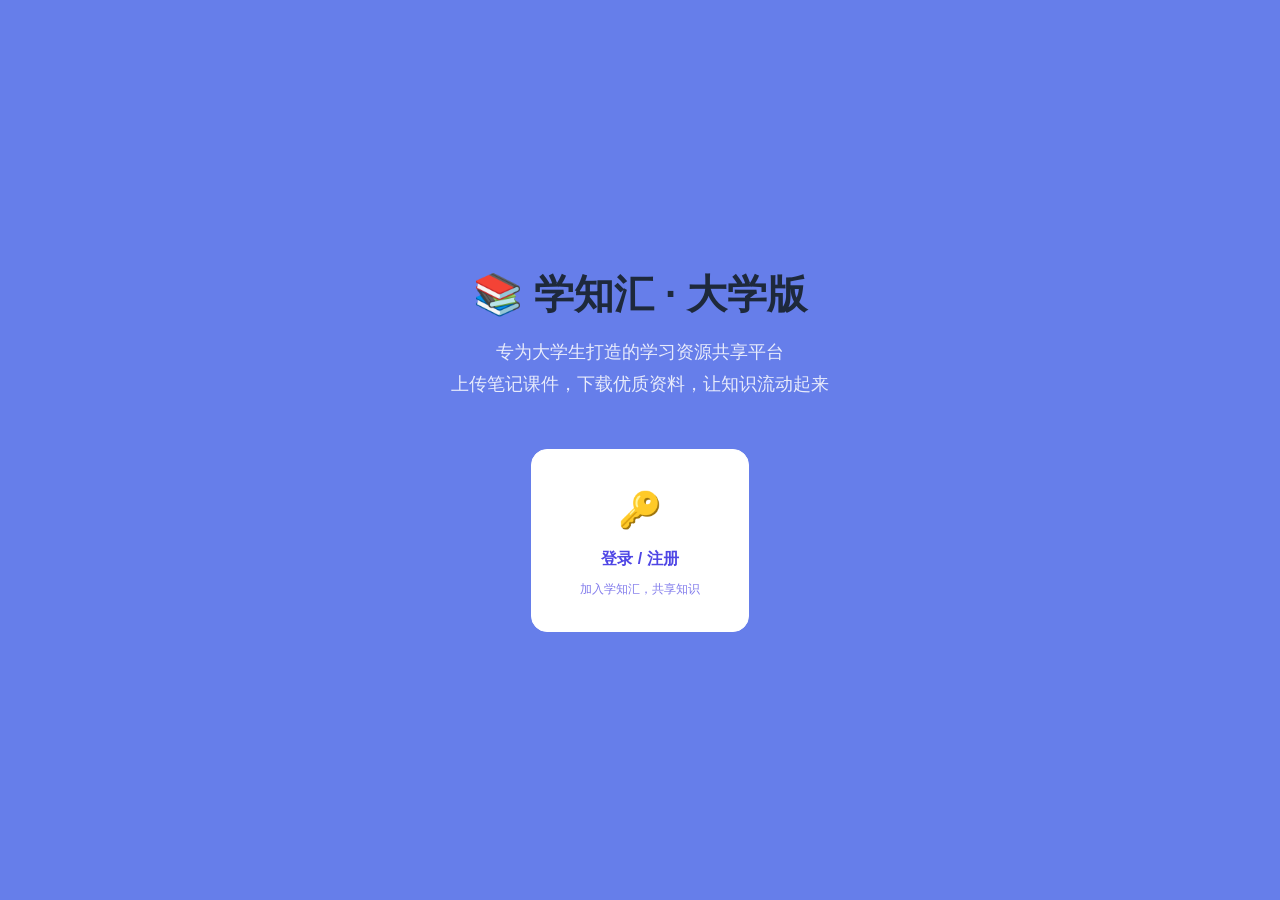
<file: xuezhihui-frontend/index.html>
<!DOCTYPE html>
<html lang="zh-CN">
<head>
    <meta charset="UTF-8">
    <meta name="viewport" content="width=device-width, initial-scale=1.0">
    <title>学知汇 · 大学版 — 学习资源共享平台</title>
    <link rel="stylesheet" href="css/main.css">
    <style>
        .hero {
            min-height: 100vh;
            display: flex;
            flex-direction: column;
            align-items: center;
            justify-content: center;
            text-align: center;
            padding: var(--spacing-xl) var(--spacing-md);
            background-color: #667eea;
            color: var(--color-white);
        }
        .hero-title {
            font-size: 2.5rem;
            font-weight: 800;
            margin-bottom: var(--spacing-md);
        }
        .hero-slogan {
            font-size: var(--font-size-lg);
            opacity: 0.85;
            max-width: 480px;
            margin: 0 auto var(--spacing-2xl) auto;
            line-height: 1.8;
        }
        .hero-actions {
            display: flex;
            gap: var(--spacing-lg);
            flex-wrap: wrap;
            justify-content: center;
        }
        .hero-card {
            display: flex;
            flex-direction: column;
            align-items: center;
            gap: var(--spacing-sm);
            min-width: 200px;
            padding: var(--spacing-xl) var(--spacing-2xl);
            background: rgba(255, 255, 255, 0.15);
            border: 1px solid rgba(255, 255, 255, 0.25);
            border-radius: var(--radius-xl);
            color: var(--color-white);
            text-decoration: none;
            font-weight: 600;
            cursor: pointer;
        }
        .hero-card:hover {
            background: rgba(255, 255, 255, 0.25);
            text-decoration: none;
            color: var(--color-white);
        }
        .hero-card-primary {
            background: var(--color-white);
            color: var(--color-primary);
            border-color: var(--color-white);
        }
        .hero-card-primary:hover {
            background: #f0f0ff;
            color: var(--color-primary-hover);
        }
    </style>
</head>
<body>
    <main class="hero">
        <h1 class="hero-title">📚 学知汇 · 大学版</h1>
        <p class="hero-slogan">
            专为大学生打造的学习资源共享平台<br>
            上传笔记课件，下载优质资料，让知识流动起来
        </p>
        <div class="hero-actions">
            <a href="pages/login.html" class="hero-card hero-card-primary">
                <span style="font-size: 2.2rem;">🔑</span>
                <span>登录 / 注册</span>
                <span style="font-size: var(--font-size-xs); opacity: 0.7; font-weight: 400;">加入学知汇，共享知识</span>
            </a>
        </div>
    </main>
</body>
</html>
</file>
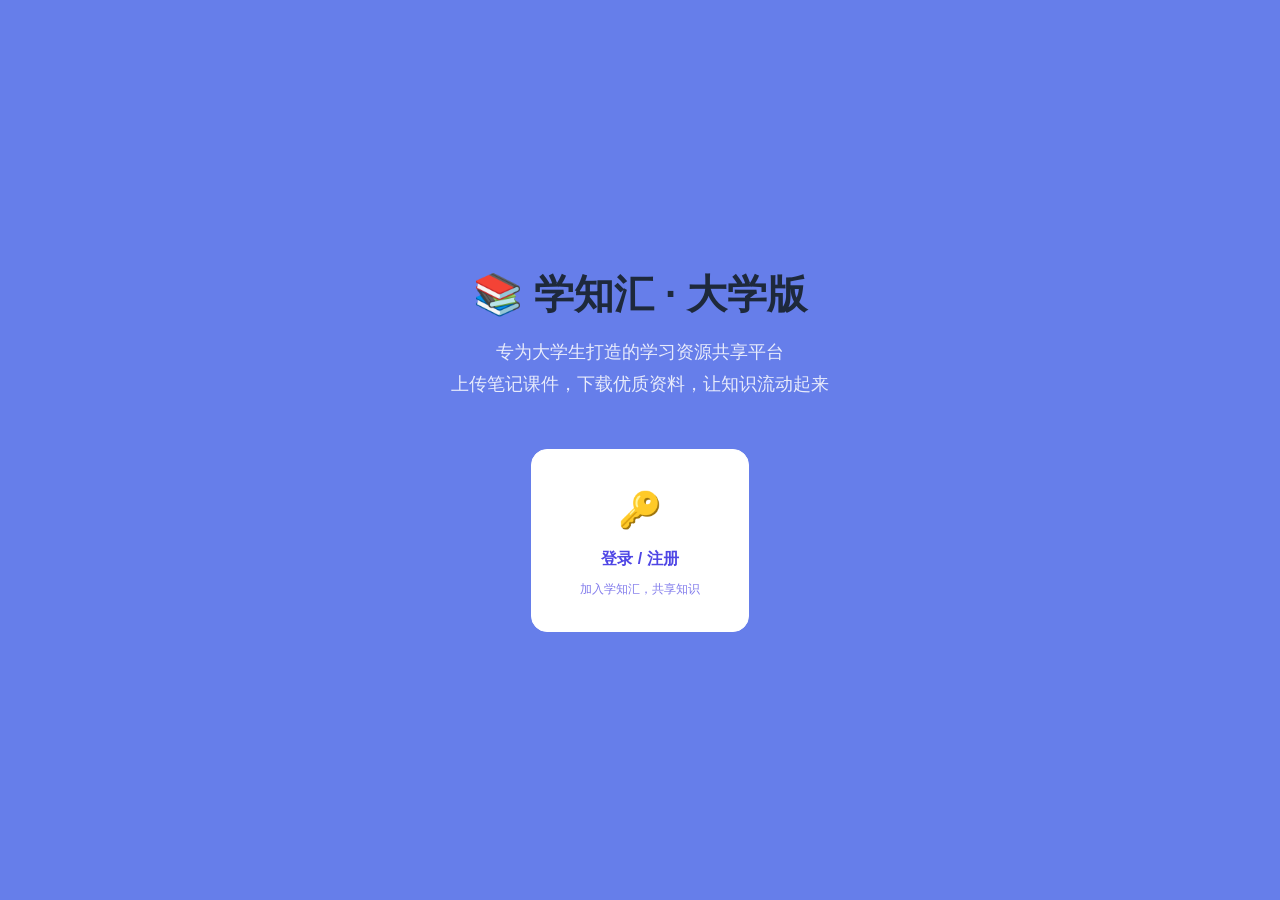
<file: xuezhihui-frontend/pages/home.html>
<!DOCTYPE html>
<html lang="zh-CN">
<head>
    <meta charset="UTF-8">
    <meta name="viewport" content="width=device-width, initial-scale=1.0">
    <title>学知汇 - 首页</title>
    <link rel="stylesheet" href="../css/main.css">
</head>
<body>

    <div class="page-wrapper">
        <!-- 顶部导航栏 -->
        <header class="navbar">
            <div class="container">
                <a href="home.html" class="navbar-brand">📚 学知汇</a>
                <div class="navbar-user">
                    <span class="user-greeting">
                        👋 欢迎，<strong id="header-username">同学</strong>
                    </span>
                    <button type="button" class="btn btn-sm btn-outline" id="btn-logout">退出</button>
                </div>
            </div>
        </header>

        <!-- 主体内容 -->
        <main class="page-main">
            <div class="container">
                <section class="card mb-xl">
                    <div class="card-body text-center" style="padding: var(--spacing-2xl) var(--spacing-lg);">
                        <h1 style="font-size: var(--font-size-3xl); margin-bottom: var(--spacing-sm);">
                            🎓 欢迎来到学知汇
                        </h1>
                        <p class="text-secondary" style="max-width: 560px; margin: 0 auto; line-height: 1.8;">
                            学知汇是专为大学生打造的学习资源共享平台。
                            在这里，你可以上传课件、笔记、复习资料，也可以下载同学们分享的优质资源，
                            让知识在交流中不断积累与传承。
                        </p>
                    </div>
                </section>

                <section class="home-cards">
                    <div class="card resource-card" id="card-resources" style="cursor: pointer;">
                        <div class="card-body text-center" style="padding: var(--spacing-2xl) var(--spacing-lg);">
                            <div style="font-size: 2.5rem; margin-bottom: var(--spacing-md);">📖</div>
                            <h3 style="margin-bottom: var(--spacing-sm);">资源广场</h3>
                            <p class="text-sm text-muted">浏览同学们上传的课件、笔记、复习资料，一键下载学习。</p>
                        </div>
                    </div>

                    <div class="card resource-card" id="card-upload" style="cursor: pointer;">
                        <div class="card-body text-center" style="padding: var(--spacing-2xl) var(--spacing-lg);">
                            <div style="font-size: 2.5rem; margin-bottom: var(--spacing-md);">📤</div>
                            <h3 style="margin-bottom: var(--spacing-sm);">上传资源</h3>
                            <p class="text-sm text-muted">分享你的学习资料，帮助更多同学。</p>
                        </div>
                    </div>
                </section>
            </div>
        </main>
    </div>

    <script src="../js/utils.js"></script>
    <script src="../js/api.js"></script>
    <script>
    // 未登录自动跳回着陆页
    if (!getUserId() || getUserId() === 0) {
        window.location.href = '../index.html';
    }

    document.getElementById('header-username').textContent = getUsername();

    document.getElementById('card-resources').addEventListener('click', function () {
        window.location.href = 'resource-square.html';
    });
    document.getElementById('card-upload').addEventListener('click', function () {
        window.location.href = 'upload-resource.html';
    });
    document.getElementById('btn-logout').addEventListener('click', function () {
        localStorage.removeItem('userInfo');
        window.location.href = '../index.html';
    });
    </script>

</body>
</html>
</file>
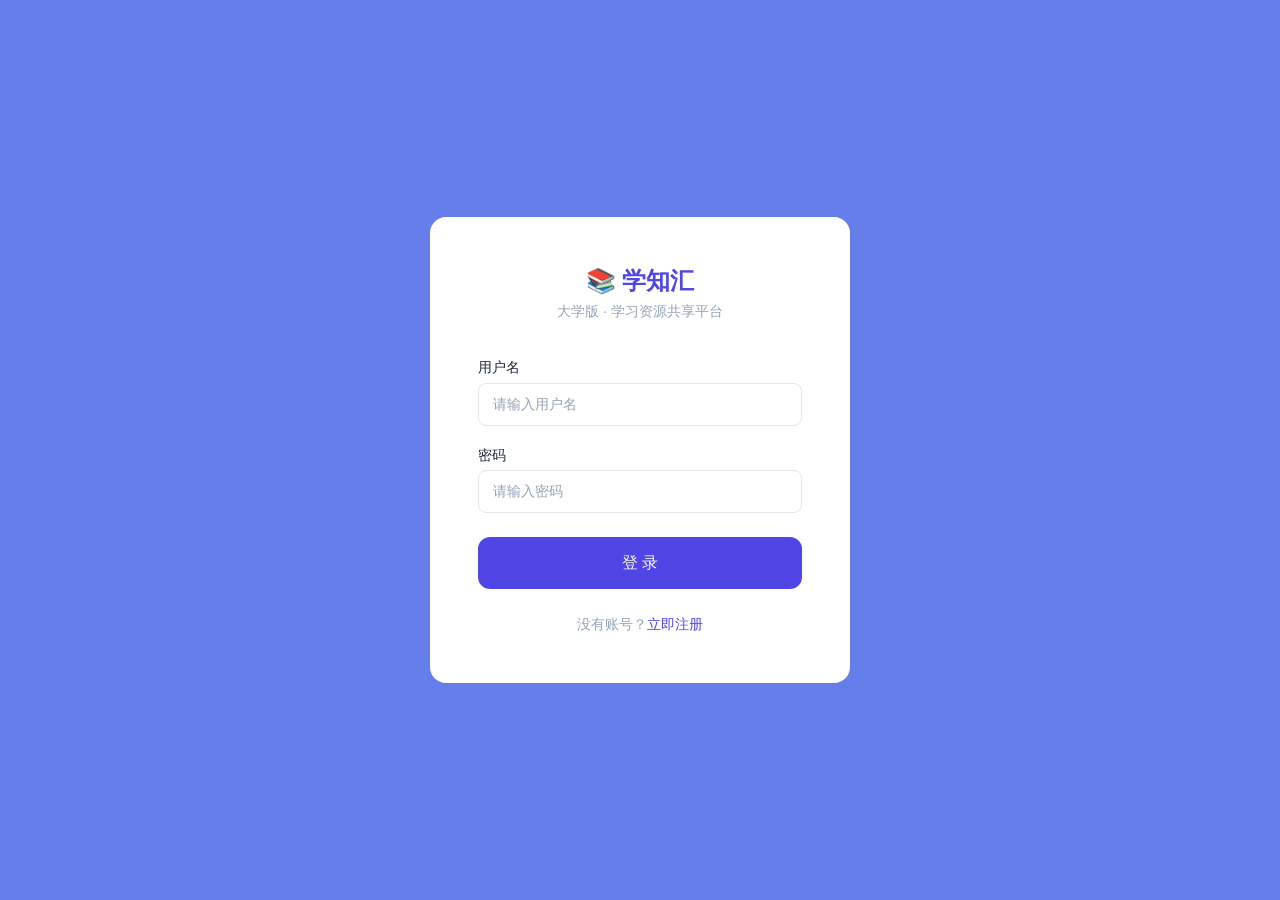
<file: xuezhihui-frontend/pages/login.html>
<!DOCTYPE html>
<html lang="zh-CN">
<head>
    <meta charset="UTF-8">
    <meta name="viewport" content="width=device-width, initial-scale=1.0">
    <title>登录 - 学知汇</title>
    <link rel="stylesheet" href="../css/main.css">
</head>
<body class="auth-page">

    <div class="auth-card">
        <div class="auth-logo">
            <h1>📚 学知汇</h1>
            <p>大学版 · 学习资源共享平台</p>
        </div>

        <form id="login-form">
            <div class="form-group">
                <label for="login-username">用户名</label>
                <input type="text" id="login-username" placeholder="请输入用户名" autocomplete="username" maxlength="16">
            </div>
            <div class="form-group">
                <label for="login-password">密码</label>
                <input type="password" id="login-password" placeholder="请输入密码" autocomplete="current-password" maxlength="16">
            </div>
            <button type="submit" class="btn btn-lg btn-block mt-lg" id="login-submit">登 录</button>
        </form>

        <p style="text-align:center; margin-top: var(--spacing-lg); font-size: var(--font-size-sm); color: var(--color-text-muted);">
            没有账号？<a href="register.html">立即注册</a>
        </p>
    </div>

    <script src="../js/utils.js"></script>
    <script src="../js/api.js"></script>
    <script>
    var form = document.getElementById('login-form');

    form.addEventListener('submit', async function (e) {
        e.preventDefault();
        var username = document.getElementById('login-username').value.trim();
        var password = document.getElementById('login-password').value;

        if (!username) { showToast('请输入用户名', 'error'); return; }
        if (!password) { showToast('请输入密码', 'error'); return; }

        var btn = document.getElementById('login-submit');
        btn.disabled = true;
        btn.textContent = '登录中...';

        try {
            await login(username, password);
            showToast('登录成功！', 'success');
            setTimeout(function () { window.location.href = 'home.html'; }, 800);
        } catch (err) {
            showToast(err.message || '登录失败', 'error');
        } finally {
            btn.disabled = false;
            btn.textContent = '登 录';
        }
    });

    bindEnterSubmit('login-form');
    </script>

</body>
</html>
</file>
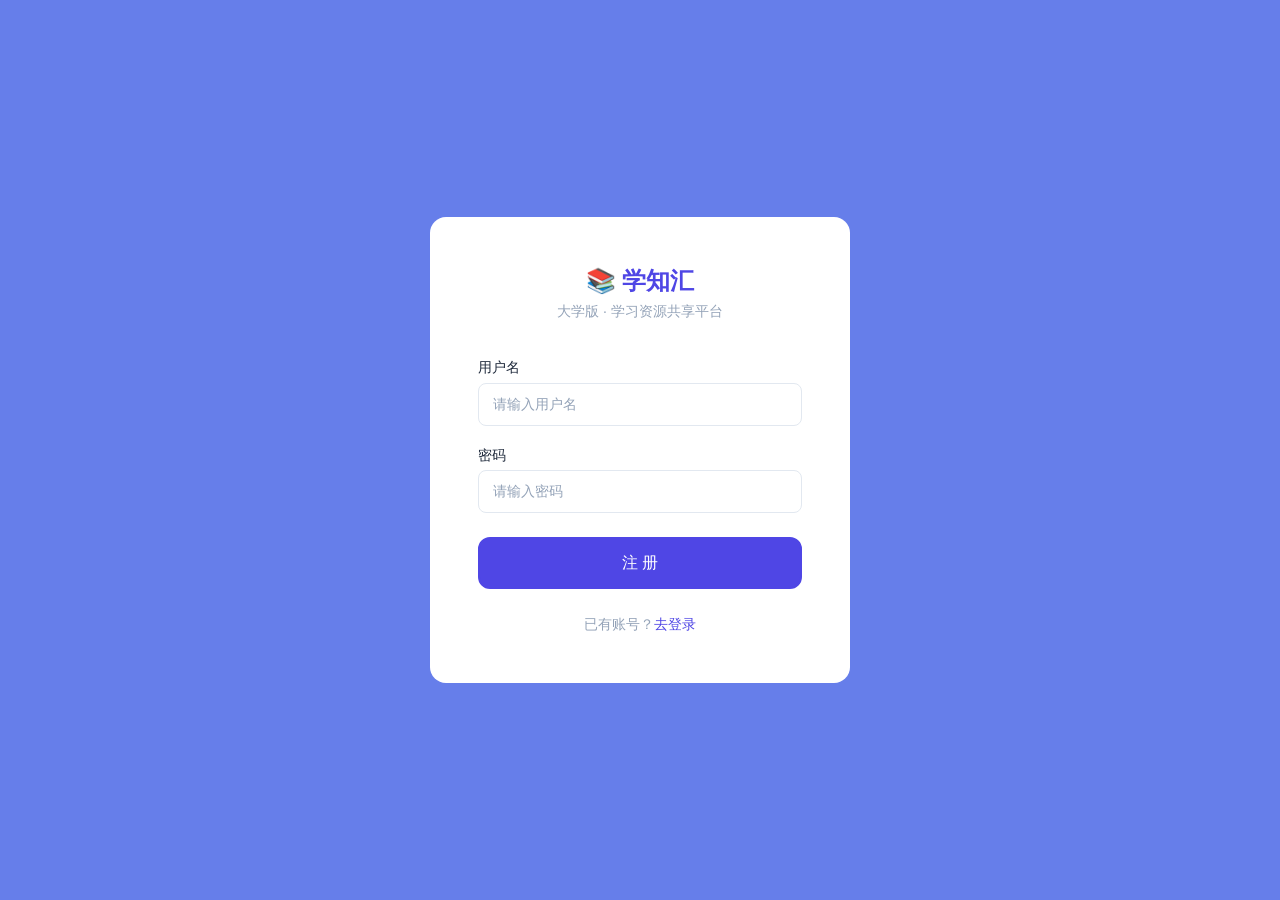
<file: xuezhihui-frontend/pages/register.html>
<!DOCTYPE html>
<html lang="zh-CN">
<head>
    <meta charset="UTF-8">
    <meta name="viewport" content="width=device-width, initial-scale=1.0">
    <title>注册 - 学知汇</title>
    <link rel="stylesheet" href="../css/main.css">
</head>
<body class="auth-page">

    <div class="auth-card">
        <div class="auth-logo">
            <h1>📚 学知汇</h1>
            <p>大学版 · 学习资源共享平台</p>
        </div>

        <form id="register-form">
            <div class="form-group">
                <label for="reg-username">用户名</label>
                <input type="text" id="reg-username" placeholder="请输入用户名" maxlength="16">
            </div>
            <div class="form-group">
                <label for="reg-password">密码</label>
                <input type="password" id="reg-password" placeholder="请输入密码" maxlength="16" autocomplete="new-password">
            </div>
            <button type="submit" class="btn btn-lg btn-block mt-lg" id="reg-submit">注 册</button>
        </form>

        <p style="text-align:center; margin-top: var(--spacing-lg); font-size: var(--font-size-sm); color: var(--color-text-muted);">
            已有账号？<a href="login.html">去登录</a>
        </p>
    </div>

    <script src="../js/utils.js"></script>
    <script src="../js/api.js"></script>
    <script>
    var form = document.getElementById('register-form');

    form.addEventListener('submit', async function (e) {
        e.preventDefault();
        var username = document.getElementById('reg-username').value.trim();
        var password = document.getElementById('reg-password').value;

        if (!username) { showToast('请输入用户名', 'error'); return; }
        if (!password) { showToast('请输入密码', 'error'); return; }
        if (username.length < 2) { showToast('用户名至少2位', 'error'); return; }
        if (password.length < 3) { showToast('密码至少3位', 'error'); return; }

        var btn = document.getElementById('reg-submit');
        btn.disabled = true;
        btn.textContent = '注册中...';

        try {
            await register(username, password);
            showToast('注册成功！请登录', 'success');
            setTimeout(function () { window.location.href = 'login.html'; }, 1000);
        } catch (err) {
            showToast(err.message || '注册失败', 'error');
        } finally {
            btn.disabled = false;
            btn.textContent = '注 册';
        }
    });

    bindEnterSubmit('register-form');
    </script>

</body>
</html>
</file>
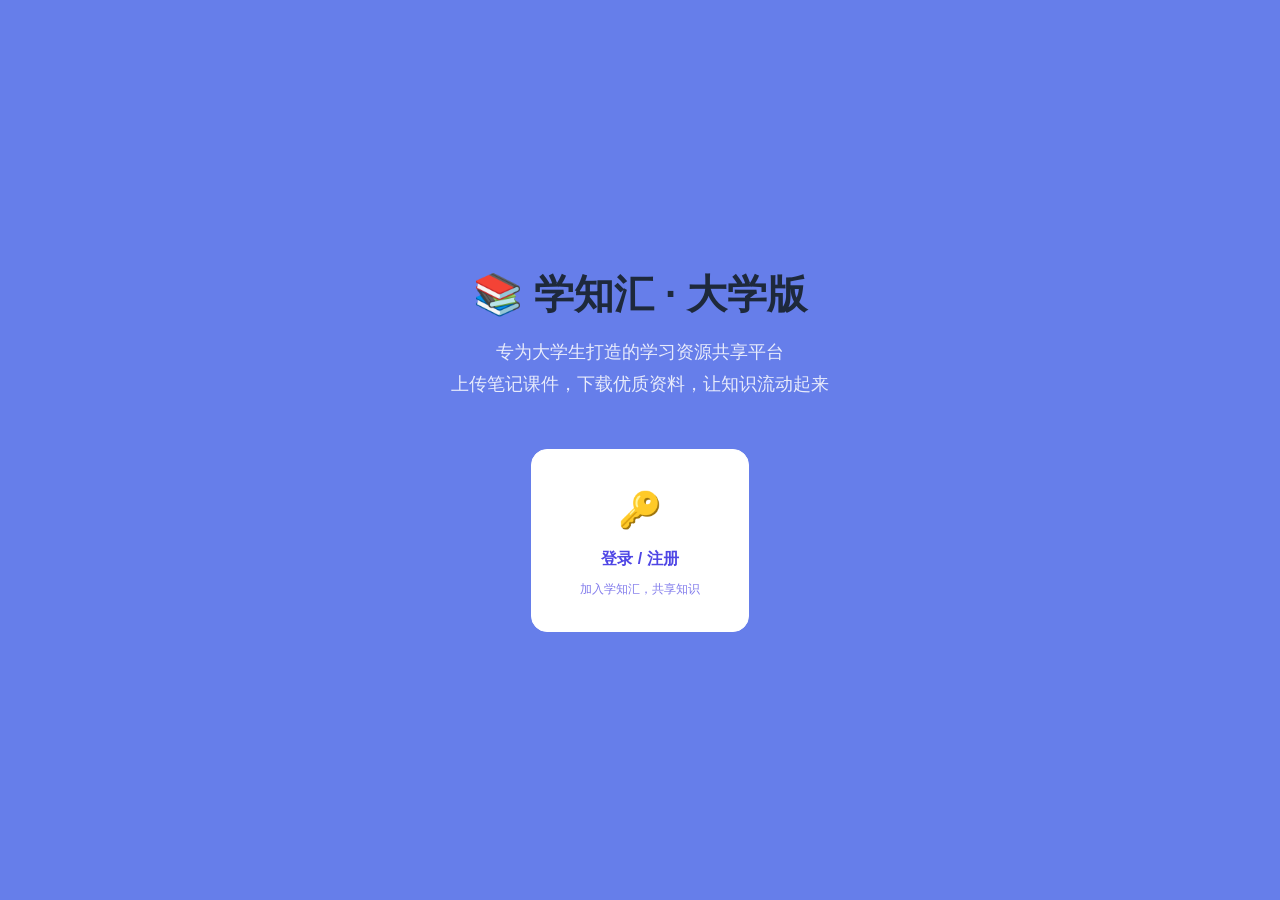
<file: xuezhihui-frontend/pages/resource-square.html>
<!DOCTYPE html>
<html lang="zh-CN">
<head>
    <meta charset="UTF-8">
    <meta name="viewport" content="width=device-width, initial-scale=1.0">
    <title>资源广场 - 学知汇</title>
    <link rel="stylesheet" href="../css/main.css">
</head>
<body>

    <div class="page-wrapper">
        <!-- 顶部导航栏 -->
        <header class="navbar">
            <div class="container">
                <a href="home.html" class="btn btn-sm btn-outline">← 返回首页</a>
                <span style="position: absolute; left: 50%; transform: translateX(-50%); font-size: var(--font-size-lg); font-weight: 600; color: var(--color-text); white-space: nowrap;">
                    📖 资源广场
                </span>
            </div>
        </header>

        <!-- 主体内容 -->
        <main class="page-main">
            <div class="container">
                <div class="page-header">
                    <h2 class="page-title">📖 资源广场</h2>
                    <p class="page-subtitle">浏览同学们上传的课件、笔记、复习资料，一键下载学习。</p>
                </div>

                <section class="resource-grid" id="resource-grid">
                    <div class="card" id="loading-card" style="grid-column: 1 / -1;">
                        <div class="card-body text-center" style="padding: var(--spacing-2xl);">
                            <div class="spinner spinner-lg" style="margin: 0 auto var(--spacing-md);"></div>
                            <p class="text-secondary">正在加载资源列表...</p>
                        </div>
                    </div>
                </section>

                <!-- 资源详情 & 评论区 -->
                <section class="card hidden" id="detail-section" style="margin-top: var(--spacing-xl);">
                    <div class="card-body">
                        <div class="flex justify-between items-center" style="margin-bottom: var(--spacing-lg);">
                            <h3 id="detail-title" style="margin: 0;">📄 资源详情</h3>
                            <button type="button" class="btn btn-sm btn-outline" id="btn-close">✕ 关闭</button>
                        </div>
                        <div class="flex items-center gap-lg" style="margin-bottom: var(--spacing-lg); padding-bottom: var(--spacing-lg); border-bottom: 1px solid var(--color-border);">
                            <div style="flex: 1;">
                                <h4 id="detail-resource-title" style="margin-bottom: var(--spacing-xs);">--</h4>
                                <p class="text-sm text-muted" id="detail-file-name">--</p>
                            </div>
                            <button type="button" class="btn" id="btn-download">⬇ 下载文件</button>
                        </div>
                        <div style="margin-bottom: var(--spacing-lg);">
                            <h4 style="margin-bottom: var(--spacing-sm);">💬 发表评论</h4>
                            <div class="flex gap-sm">
                                <input type="text" id="comment-input" placeholder="写下你的评论..." maxlength="500" style="flex: 1;">
                                <button type="button" class="btn" id="btn-post">发送</button>
                            </div>
                        </div>
                        <div>
                            <h4 style="margin-bottom: var(--spacing-sm);">📝 评论列表</h4>
                            <div class="comment-list" id="comment-list"></div>
                            <div class="empty-state hidden" id="comment-empty">
                                <div class="empty-icon">💬</div>
                                <p class="empty-title">暂无评论</p>
                                <p class="empty-desc">快来发表第一条评论吧！</p>
                            </div>
                        </div>
                    </div>
                </section>

                <div class="empty-state hidden" id="resource-empty">
                    <div class="empty-icon">📭</div>
                    <p class="empty-title">暂无资源</p>
                    <p class="empty-desc">还没有同学上传资源，快去「上传资源」页面分享你的学习资料吧！</p>
                </div>
            </div>
        </main>
    </div>

    <script src="../js/utils.js"></script>
    <script src="../js/api.js"></script>
    <script>
    (function () {
      'use strict';
      // 未登录自动跳回着陆页
      if (!getUserId() || getUserId() === 0) {
        window.location.href = '../index.html';
      }
      var curId = null;
      var uid = getUserId();

      // DOM 引用缓存
      var E = {
        grid:           $('resource-grid'),
        loading:        $('loading-card'),
        emptyState:     $('resource-empty'),
        detailSection:  $('detail-section'),
        detailResTitle: $('detail-resource-title'),
        detailFileName: $('detail-file-name'),
        btnDownload:    $('btn-download'),
        btnClose:       $('btn-close'),
        commentInput:   $('comment-input'),
        btnPost:        $('btn-post'),
        commentList:    $('comment-list'),
        commentEmpty:   $('comment-empty')
      };

      // 渲染资源卡片
      function renderCard(item, i) {
        var isOwner = uid && item.userId === uid;
        var card = document.createElement('div');
        card.className = 'card resource-card';
        card.style.cursor = 'pointer';
        card.innerHTML =
          '<div class="card-body">' +
            '<h3 class="resource-title" style="margin-bottom: var(--spacing-sm);">' + (item.title || '未命名资源') + '</h3>' +
            '<p class="resource-filename" style="margin-bottom: var(--spacing-sm);">📎 ' + (item.fileName || '未知文件') + '</p>' +
            '<p style="font-size: var(--font-size-xs); color: var(--color-text-muted); margin-bottom: var(--spacing-sm);">👤 上传者：' + (item.username || '未知') + '</p>' +
            '<div class="resource-actions">' +
              '<button type="button" class="btn btn-sm btn-outline btn-dl">⬇ 下载</button>' +
              '<button type="button" class="btn btn-sm btn-outline btn-detail">💬 评论</button>' +
              (isOwner ? '<button type="button" class="btn btn-sm btn-outline btn-del" style="color:var(--color-error);border-color:var(--color-error);">🗑 删除</button>' : '') +
            '</div>' +
          '</div>';

        card.querySelector('.btn-dl').addEventListener('click', function (e) {
          e.stopPropagation();
          downloadResourceToLocal(item.id)
            .then(function () { showToast('下载成功！', 'success'); })
            .catch(function () { showToast('下载失败', 'error'); });
        });

        card.querySelector('.btn-detail').addEventListener('click', function (e) {
          e.stopPropagation();
          openDetail(item.id, item.title || '未命名资源', item.fileName || '未知文件');
        });

        card.addEventListener('click', function (e) {
          if (e.target.tagName === 'BUTTON') return;
          openDetail(item.id, item.title || '未命名资源', item.fileName || '未知文件');
        });

        if (isOwner) {
          card.querySelector('.btn-del').addEventListener('click', function (e) {
            e.stopPropagation();
            if (!confirm('确定要删除这个资源吗？')) return;
            deleteResource(item.id)
              .then(function () { showToast('删除成功！', 'success'); reload(); })
              .catch(function (err) { showToast(err.message || '删除失败', 'error'); });
          });
        }
        return card;
      }

      // 渲染评论
      function renderComment(item) {
        var isOwner = uid && item.userId === uid;
        var el = document.createElement('div');
        el.className = 'comment-item';
        el.innerHTML =
          '<div class="comment-header">' +
            '<span class="comment-user">👤 ' + (item.username || '同学') + '</span>' +
            (isOwner ? '<button type="button" class="toast-close btn-dc" style="position:static;color:var(--color-error);opacity:1;font-size:var(--font-size-xs);">✕</button>' : '') +
          '</div>' +
          '<div class="comment-content">' + (item.content || '') + '</div>';
        if (isOwner) {
          el.querySelector('.btn-dc').addEventListener('click', function () {
            if (!confirm('确定要删除这条评论吗？')) return;
            deleteComment(item.resourceId, item.id)
              .then(function () { showToast('删除成功！', 'success'); loadComments(curId); })
              .catch(function (err) { showToast(err.message || '删除失败', 'error'); });
          });
        }
        return el;
      }

      // 加载资源列表
      function loadResources() {
        getResources().then(function (res) {
          var resources = res.data || [];
          E.loading.remove();
          if (resources.length === 0) { E.emptyState.classList.remove('hidden'); return; }
          resources.forEach(function (item, i) { E.grid.appendChild(renderCard(item, i)); });
        }).catch(function () {
          E.loading.remove();
          E.emptyState.classList.remove('hidden');
        });
      }

      function reload() {
        E.grid.innerHTML = '';
        loadResources();
      }

      // 打开资源详情
      function openDetail(id, title, fileName) {
        curId = id;
        E.detailSection.classList.remove('hidden');
        E.detailSection.scrollIntoView({ behavior: 'smooth', block: 'start' });
        E.detailResTitle.textContent = title;
        E.detailFileName.textContent = '📎 ' + fileName;
        E.btnDownload.onclick = function () {
          downloadResourceToLocal(id)
            .then(function () { showToast('下载成功！', 'success'); })
            .catch(function () { showToast('下载失败', 'error'); });
        };
        E.commentInput.value = '';
        loadComments(id);
      }

      function closeDetail() {
        E.detailSection.classList.add('hidden');
        curId = null;
      }

      // 加载评论
      function loadComments(resourceId) {
        E.commentList.innerHTML = '';
        getComments(resourceId).then(function (res) {
          var comments = res.data || [];
          if (comments.length === 0) { E.commentEmpty.classList.remove('hidden'); return; }
          E.commentEmpty.classList.add('hidden');
          comments.forEach(function (item) { E.commentList.appendChild(renderComment(item)); });
        }).catch(function () {
          E.commentEmpty.classList.remove('hidden');
        });
      }

      // 发表评论
      function doPostComment() {
        var content = E.commentInput.value.trim();
        if (!content) { showToast('请输入评论内容', 'error'); return; }
        var btn = E.btnPost;
        btn.disabled = true;
        btn.textContent = '发送中...';
        postComment(curId, content).then(function () {
          showToast('评论发表成功！', 'success');
          E.commentInput.value = '';
          loadComments(curId);
        }).catch(function () {
          showToast('评论失败', 'error');
        }).then(function () {
          btn.disabled = false;
          btn.textContent = '发送';
        });
      }

      // 事件绑定
      E.btnClose.onclick = closeDetail;
      E.btnPost.onclick = doPostComment;
      E.commentInput.addEventListener('keydown', function (e) {
        if (e.key === 'Enter') { e.preventDefault(); E.btnPost.click(); }
      });

      // 初始化
      loadResources();
    })();
    </script>

</body>
</html>
</file>
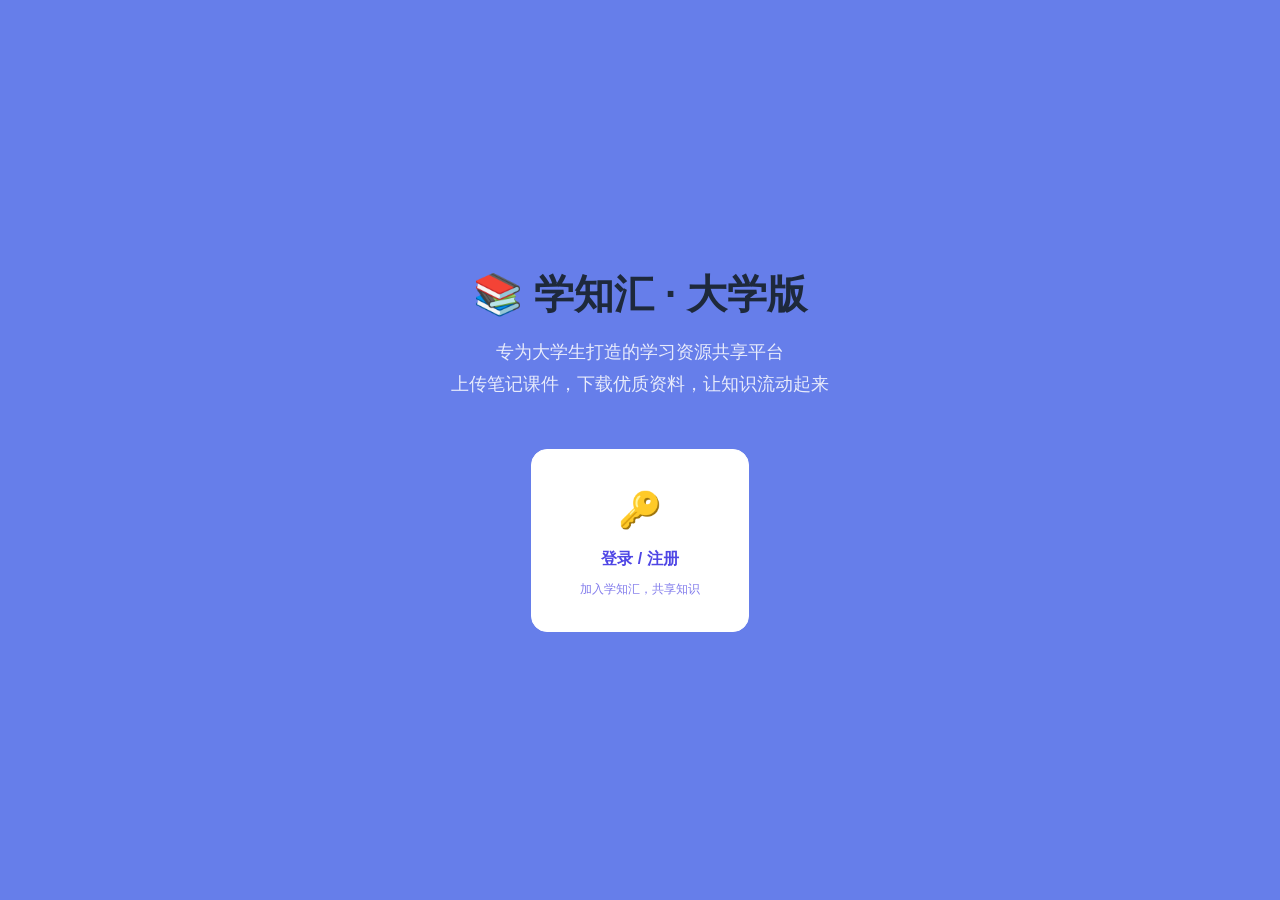
<file: xuezhihui-frontend/pages/upload-resource.html>
<!DOCTYPE html>
<html lang="zh-CN">
<head>
    <meta charset="UTF-8">
    <meta name="viewport" content="width=device-width, initial-scale=1.0">
    <title>上传资源 - 学知汇</title>
    <link rel="stylesheet" href="../css/main.css">
    <style>
        .page-main .container > .card { max-width: 600px; margin: 0 auto; }
    </style>
</head>
<body>

    <div class="page-wrapper">
        <header class="navbar">
            <div class="container">
                <a href="home.html" class="btn btn-sm btn-outline">← 返回首页</a>
                <span style="position: absolute; left: 50%; transform: translateX(-50%); font-size: var(--font-size-lg); font-weight: 600; color: var(--color-text); white-space: nowrap;">
                    📤 上传资源
                </span>
            </div>
        </header>

        <main class="page-main">
            <div class="container">
                <div class="page-header">
                    <h2 class="page-title">📤 上传资源</h2>
                    <p class="page-subtitle">分享你的学习资料，帮助更多同学。</p>
                </div>

                <section class="card" id="upload-form-card">
                    <div class="card-body">
                        <form id="upload-form">
                            <div class="form-group">
                                <label for="resource-title">资源标题 <span class="text-error">*</span></label>
                                <input type="text" id="resource-title" placeholder="例如：高等数学期末复习笔记" maxlength="100">
                            </div>
                            <div class="form-group">
                                <label>选择文件 <span class="text-error">*</span></label>
                                <div class="upload-zone" id="upload-zone">
                                    <div class="upload-icon">📁</div>
                                    <p class="upload-text" id="upload-text">点击选择文件，或将文件拖拽到此处</p>
                                    <p class="upload-hint">支持 PDF、Word、PPT、图片、压缩包等格式</p>
                                    <input type="file" id="file-input" accept="*/*">
                                </div>
                                <div class="file-preview" id="file-preview">
                                    <span>📎</span>
                                    <span id="file-name" style="flex: 1;"></span>
                                    <span class="text-muted" id="file-size"></span>
                                    <button type="button" class="toast-close" id="btn-remove-file"
                                            style="position: static; color: var(--color-error); opacity: 1;">✕</button>
                                </div>
                            </div>
                            <button type="submit" class="btn btn-block btn-lg mt-lg" id="btn-submit">📤 上传资源</button>
                        </form>
                    </div>
                </section>

                <section class="card hidden" id="success-card" style="margin-top: var(--spacing-lg); border-color: var(--color-success);">
                    <div class="card-body text-center" style="padding: var(--spacing-2xl);">
                        <div style="font-size: 3rem; margin-bottom: var(--spacing-md);">🎉</div>
                        <h3 style="color: var(--color-success); margin-bottom: var(--spacing-sm);">上传成功！</h3>
                        <p class="text-secondary" style="margin-bottom: var(--spacing-lg);">你的资源已成功上传，审核通过后将在资源广场展示。</p>
                        <div class="flex justify-center gap-md">
                            <button type="button" class="btn btn-outline" id="btn-upload-another">📤 继续上传</button>
                            <a href="resource-square.html" class="btn">📖 去资源广场看看</a>
                        </div>
                    </div>
                </section>
            </div>
        </main>
    </div>

    <script src="../js/utils.js"></script>
    <script src="../js/api.js"></script>
    <script>
    (function () {
      'use strict';
      // 未登录自动跳回着陆页
      if (!getUserId() || getUserId() === 0) {
        window.location.href = '../index.html';
      }
      var file = null;
      var U = {
        zone:       $('upload-zone'),
        fileInput:  $('file-input'),
        preview:    $('file-preview'),
        fileName:   $('file-name'),
        fileSize:   $('file-size'),
        uploadText: $('upload-text')
      };

      function selectFile(f) {
        file = f;
        U.preview.classList.add('visible');
        U.fileName.textContent = f.name;
        U.fileSize.textContent = f.size < 1048576 ? (f.size / 1024).toFixed(1) + ' KB' : (f.size / 1048576).toFixed(1) + ' MB';
        U.uploadText.textContent = '点击重新选择文件';
      }

      function clearFile() {
        file = null;
        U.fileInput.value = '';
        U.preview.classList.remove('visible');
        U.fileName.textContent = '';
        U.fileSize.textContent = '';
        U.uploadText.textContent = '点击选择文件，或将文件拖拽到此处';
      }

      U.fileInput.addEventListener('change', function () {
        if (U.fileInput.files && U.fileInput.files[0]) selectFile(U.fileInput.files[0]);
      });

      U.zone.addEventListener('dragover', function (e) { e.preventDefault(); U.zone.classList.add('dragover'); });
      U.zone.addEventListener('dragleave', function (e) { e.preventDefault(); U.zone.classList.remove('dragover'); });
      U.zone.addEventListener('drop', function (e) {
        e.preventDefault();
        U.zone.classList.remove('dragover');
        if (e.dataTransfer.files && e.dataTransfer.files[0]) selectFile(e.dataTransfer.files[0]);
      });

      $('btn-remove-file').addEventListener('click', function (e) { e.stopPropagation(); clearFile(); });

      var form = $('upload-form');
      var successCard = $('success-card');
      var formCard = $('upload-form-card');

      form.addEventListener('submit', async function (e) {
        e.preventDefault();
        var title = $('resource-title').value.trim();
        if (!title) { showToast('请输入资源标题', 'error'); return; }
        if (!file) { showToast('请选择文件', 'error'); return; }

        var btn = $('btn-submit');
        btn.disabled = true;
        btn.innerHTML = '<span class="spinner spinner-sm"></span> 上传中...';

        try {
          await uploadResource(file, title);
          showToast('上传成功！', 'success');
          formCard.style.display = 'none';
          successCard.classList.remove('hidden');
          successCard.scrollIntoView({ behavior: 'smooth', block: 'start' });
        } catch (err) {
          showToast('上传失败', 'error');
        } finally {
          btn.disabled = false;
          btn.innerHTML = '📤 上传资源';
        }
      });

      $('btn-upload-another').addEventListener('click', function () {
        $('resource-title').value = '';
        clearFile();
        successCard.classList.add('hidden');
        formCard.style.display = '';
        formCard.scrollIntoView({ behavior: 'smooth', block: 'start' });
      });
    })();
    </script>

</body>
</html>
</file>
<file: xuezhihui-frontend/css/main.css>
/* 学知汇 · 全局样式（精简版） */
/* ============================================================
 * 1. 设计令牌
 * ============================================================ */
:root {
  --color-primary:       #4f46e5;
  --color-primary-hover: #4338ca;
  --color-primary-light: #eef2ff;
  --color-success: #10b981;
  --color-warning: #f59e0b;
  --color-error:   #ef4444;
  --color-info:    #3b82f6;

  --color-white:          #ffffff;
  --color-bg:             #f8fafc;
  --color-border:         #e2e8f0;
  --color-text:           #1e293b;
  --color-text-secondary: #64748b;
  --color-text-muted:     #94a3b8;

  --font-family: -apple-system, BlinkMacSystemFont, "Segoe UI",
                 "PingFang SC", "Hiragino Sans GB", "Microsoft YaHei",
                 "Helvetica Neue", Arial, sans-serif;
  --font-size-xs:   0.75rem;
  --font-size-sm:   0.875rem;
  --font-size-base: 1rem;
  --font-size-lg:   1.125rem;
  --font-size-xl:   1.25rem;
  --font-size-2xl:  1.5rem;
  --font-size-3xl:  1.875rem;

  --spacing-xs:  0.25rem;
  --spacing-sm:  0.5rem;
  --spacing-md:  1rem;
  --spacing-lg:  1.5rem;
  --spacing-xl:  2rem;
  --spacing-2xl: 3rem;

  --radius-sm:   0.375rem;
  --radius-md:   0.5rem;
  --radius-lg:   0.75rem;
  --radius-xl:   1rem;

  --header-height: 64px;
}

/* ============================================================
 * 2. 全局重置
 * ============================================================ */
*, *::before, *::after { margin: 0; padding: 0; box-sizing: border-box; }

html { font-size: 16px; }

body {
  font-family: var(--font-family);
  font-size: var(--font-size-base);
  line-height: 1.6;
  color: var(--color-text);
  background-color: var(--color-bg);
  min-height: 100vh;
}

a { color: var(--color-primary); text-decoration: none; }
a:hover { color: var(--color-primary-hover); text-decoration: underline; }

h1, h2, h3, h4 { font-weight: 600; line-height: 1.3; color: var(--color-text); }
h1 { font-size: var(--font-size-3xl); }
h2 { font-size: var(--font-size-2xl); }
h3 { font-size: var(--font-size-xl); }
h4 { font-size: var(--font-size-lg); }

img { max-width: 100%; display: block; }
ul, ol { list-style: none; }

/* ============================================================
 * 3. 按钮
 * ============================================================ */
.btn {
  display: inline-flex;
  align-items: center;
  justify-content: center;
  gap: var(--spacing-sm);
  padding: 0.625rem 1.25rem;
  font: 500 var(--font-size-sm)/1.5 var(--font-family);
  color: var(--color-white);
  background-color: var(--color-primary);
  border: 2px solid var(--color-primary);
  border-radius: var(--radius-md);
  cursor: pointer;
  white-space: nowrap;
}
.btn:hover       { background-color: var(--color-primary-hover); border-color: var(--color-primary-hover); }
.btn:focus-visible { outline: 2px solid var(--color-primary); outline-offset: 2px; }
.btn:disabled    { opacity: 0.5; cursor: not-allowed; }

.btn-outline       { color: var(--color-primary); background-color: transparent; border-color: var(--color-primary); }
.btn-outline:hover { color: var(--color-white); background-color: var(--color-primary); }
.btn-danger        { background-color: var(--color-error); border-color: var(--color-error); }
.btn-danger:hover  { background-color: #dc2626; border-color: #dc2626; }
.btn-sm            { padding: 0.375rem 0.75rem; font-size: var(--font-size-xs); border-radius: var(--radius-sm); }
.btn-lg            { padding: 0.75rem 1.75rem; font-size: var(--font-size-base); border-radius: var(--radius-lg); }
.btn-block         { display: flex; width: 100%; }

/* ============================================================
 * 4. 表单
 * ============================================================ */
input[type="text"],
input[type="password"] {
  display: block;
  width: 100%;
  padding: 0.625rem 0.875rem;
  font: inherit;
  font-size: var(--font-size-sm);
  line-height: 1.5;
  color: var(--color-text);
  background-color: var(--color-white);
  border: 1.5px solid var(--color-border);
  border-radius: var(--radius-md);
  appearance: none;
}
input::placeholder     { color: var(--color-text-muted); }
input:focus            { outline: 2px solid var(--color-primary); outline-offset: 0; border-color: var(--color-primary); }
input.input-error      { border-color: var(--color-error); outline: 1px solid var(--color-error); }
input.input-error:focus { border-color: var(--color-error); outline: 2px solid var(--color-error); }
input:disabled         { opacity: 0.5; cursor: not-allowed; background-color: #f1f5f9; }
input[type="file"]     { display: block; width: 100%; padding: var(--spacing-sm) 0; font: inherit; font-size: var(--font-size-sm); }

label    { display: inline-block; margin-bottom: var(--spacing-xs); font-size: var(--font-size-sm); font-weight: 500; color: var(--color-text); }
.form-group { margin-bottom: var(--spacing-md); }

/* ============================================================
 * 5. 卡片 / 容器 / 导航
 * ============================================================ */
.card      { background-color: var(--color-white); border: 1px solid var(--color-border); border-radius: var(--radius-lg); }
.card-body { padding: var(--spacing-lg); }

.container    { width: 100%; max-width: 1200px; margin: 0 auto; padding: 0 20px; }
.page-wrapper { min-height: 100vh; display: flex; flex-direction: column; }
.page-main    { flex: 1; width: 100%; padding: 40px 0; }

.navbar {
  position: sticky; top: 0; z-index: 100;
  height: var(--header-height);
  background-color: var(--color-white);
  border-bottom: 1px solid var(--color-border);
}
.navbar .container        { display: flex; align-items: center; justify-content: space-between; height: 100%; gap: 40px; }
.navbar-brand             { display: flex; align-items: center; gap: var(--spacing-sm); font-size: var(--font-size-xl); font-weight: 700; color: var(--color-primary); text-decoration: none; white-space: nowrap; }
.navbar-brand:hover       { text-decoration: none; color: var(--color-primary-hover); }
.navbar-user              { display: flex; align-items: center; gap: var(--spacing-md); }
.navbar-user .user-greeting { font-size: var(--font-size-sm); color: var(--color-text-secondary); }

/* ============================================================
 * 6. Toast
 * ============================================================ */
.toast-container {
  position: fixed; top: calc(var(--header-height) + var(--spacing-md)); right: var(--spacing-md); z-index: 1000;
  display: flex; flex-direction: column; gap: var(--spacing-sm);
  pointer-events: none;
}
.toast {
  display: flex; align-items: center; gap: var(--spacing-sm);
  min-width: 280px; max-width: 400px;
  padding: 0.875rem 1rem;
  font-size: var(--font-size-sm); color: var(--color-white);
  background-color: var(--color-text);
  border-radius: var(--radius-md);
  pointer-events: auto;
}
.toast-success { background-color: var(--color-success); }
.toast-error   { background-color: var(--color-error); }
.toast-warning { background-color: var(--color-warning); color: var(--color-text); }
.toast-info    { background-color: var(--color-info); }
.toast-icon    { flex-shrink: 0; font-size: 1.1rem; }
.toast-message { flex: 1; }
.toast-close   { flex-shrink: 0; background: none; border: none; color: inherit; opacity: 0.7; cursor: pointer; font-size: 1rem; line-height: 1; }
.toast-close:hover { opacity: 1; }

/* ============================================================
 * 7. Spinner / 空状态 / 页面标题
 * ============================================================ */
.spinner {
  display: inline-block;
  width: 20px; height: 20px;
  border: 2.5px solid var(--color-border);
  border-top-color: var(--color-primary);
  border-radius: 50%;
  animation: spin 0.6s linear infinite;
}
.spinner-lg { width: 40px; height: 40px; border-width: 3.5px; }
.spinner-sm { width: 14px; height: 14px; border-width: 2px; }

.empty-state {
  display: flex; flex-direction: column; align-items: center; justify-content: center;
  padding: var(--spacing-2xl) var(--spacing-md); text-align: center;
}
.empty-state .empty-icon  { font-size: 3rem; margin-bottom: var(--spacing-md); opacity: 0.6; }
.empty-state .empty-title { font-size: var(--font-size-lg); font-weight: 600; color: var(--color-text); margin-bottom: var(--spacing-xs); }
.empty-state .empty-desc  { font-size: var(--font-size-sm); color: var(--color-text-muted); max-width: 360px; }

.page-header             { margin-bottom: var(--spacing-xl); }
.page-header .page-title { font-size: var(--font-size-2xl); font-weight: 700; color: var(--color-text); margin-bottom: var(--spacing-xs); }
.page-header .page-subtitle { font-size: var(--font-size-sm); color: var(--color-text-secondary); }

/* ============================================================
 * 8. 认证页
 * ============================================================ */
.auth-page {
  min-height: 100vh; display: flex; align-items: center; justify-content: center;
  padding: var(--spacing-md);
  background-color: #667eea;
}
.auth-card {
  width: 100%; max-width: 420px;
  background-color: var(--color-white);
  border-radius: var(--radius-xl);
  padding: var(--spacing-2xl);
}
.auth-card .auth-logo    { text-align: center; margin-bottom: var(--spacing-xl); }
.auth-card .auth-logo h1 { font-size: var(--font-size-2xl); color: var(--color-primary); }
.auth-card .auth-logo p  { font-size: var(--font-size-sm); color: var(--color-text-muted); margin-top: var(--spacing-xs); }

/* ============================================================
 * 9. 资源卡片网格
 * ============================================================ */
.resource-grid  { display: grid; grid-template-columns: repeat(3, 1fr); gap: 24px; }
.home-cards     { display: grid; grid-template-columns: repeat(2, 1fr); gap: 24px; max-width: 800px; margin: 0 auto; }

.resource-card                    { display: flex; flex-direction: column; height: 100%; }
.resource-card .card-body         { flex: 1; display: flex; flex-direction: column; }
.resource-card .resource-title    { font-size: var(--font-size-lg); font-weight: 600; margin-bottom: var(--spacing-sm); overflow: hidden; text-overflow: ellipsis; white-space: nowrap; }
.resource-card .resource-filename { font-size: var(--font-size-xs); color: var(--color-text-muted); margin-bottom: var(--spacing-md); overflow: hidden; text-overflow: ellipsis; white-space: nowrap; }
.resource-card .resource-actions  { margin-top: auto; display: flex; gap: var(--spacing-sm); flex-wrap: wrap; }

/* ============================================================
 * 10. 评论区
 * ============================================================ */
.comment-list   { display: flex; flex-direction: column; gap: var(--spacing-md); }
.comment-item   { padding: var(--spacing-md); background-color: var(--color-bg); border-radius: var(--radius-md); border: 1px solid var(--color-border); }
.comment-item .comment-header  { display: flex; align-items: center; justify-content: space-between; margin-bottom: var(--spacing-sm); }
.comment-item .comment-user    { font-size: var(--font-size-sm); font-weight: 600; color: var(--color-text); }
.comment-item .comment-content { font-size: var(--font-size-sm); color: var(--color-text-secondary); line-height: 1.7; word-break: break-word; }

/* ============================================================
 * 11. 上传区域
 * ============================================================ */
.upload-zone {
  position: relative;
  display: flex; flex-direction: column; align-items: center; justify-content: center;
  padding: var(--spacing-2xl);
  border: 2px dashed var(--color-border);
  border-radius: var(--radius-lg);
  background-color: var(--color-bg);
  cursor: pointer;
}
.upload-zone:hover,
.upload-zone.dragover { border-color: var(--color-primary); background-color: var(--color-primary-light); }

.upload-zone .upload-icon { font-size: 2.5rem; margin-bottom: var(--spacing-sm); opacity: 0.7; }
.upload-zone .upload-text { font-size: var(--font-size-sm); color: var(--color-text-secondary); }
.upload-zone .upload-hint { font-size: var(--font-size-xs); color: var(--color-text-muted); margin-top: var(--spacing-xs); }
.upload-zone input[type="file"] { position: absolute; inset: 0; opacity: 0; cursor: pointer; }

.file-preview {
  display: none; align-items: center; gap: var(--spacing-sm);
  margin-top: var(--spacing-md);
  padding: var(--spacing-sm) var(--spacing-md);
  background-color: var(--color-primary-light);
  border-radius: var(--radius-md);
  font-size: var(--font-size-sm);
}
.file-preview.visible { display: flex; }

/* ============================================================
 * 12. 工具类
 * ============================================================ */
.text-center    { text-align: center; }
.text-muted     { color: var(--color-text-muted); }
.text-secondary { color: var(--color-text-secondary); }
.text-error     { color: var(--color-error); }
.text-xs        { font-size: var(--font-size-xs); }
.text-sm        { font-size: var(--font-size-sm); }

.mt-lg { margin-top: var(--spacing-lg); }
.mb-xl { margin-bottom: var(--spacing-xl); }

.flex            { display: flex; }
.items-center    { align-items: center; }
.justify-center  { justify-content: center; }
.justify-between { justify-content: space-between; }
.gap-sm          { gap: var(--spacing-sm); }
.gap-md          { gap: var(--spacing-md); }
.gap-lg          { gap: var(--spacing-lg); }

.hidden { display: none !important; }

/* ============================================================
 * 13. 动画
 * ============================================================ */
@keyframes spin { from { transform: rotate(0deg); } to { transform: rotate(360deg); } }
</file>
